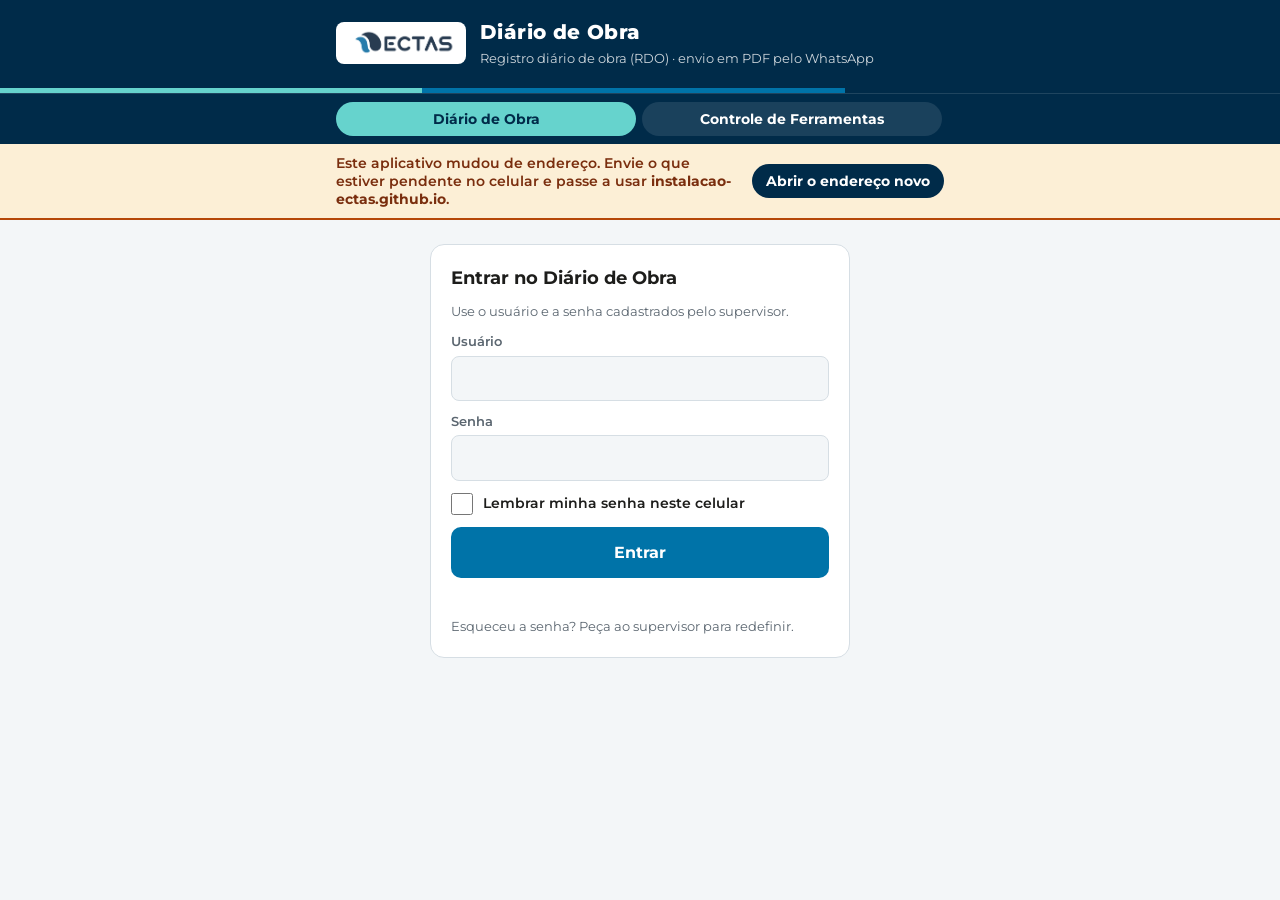
<file: index.html>
<!doctype html>
<html lang="pt-BR">
<head>
<meta charset="utf-8">
<meta name="viewport" content="width=device-width,initial-scale=1,viewport-fit=cover">
<title>Diário de Obra ECTAS</title>
<meta name="theme-color" content="#002B49">
<meta name="apple-mobile-web-app-capable" content="yes">
<meta name="apple-mobile-web-app-title" content="Diário de Obra">
<link rel="manifest" href="manifest.webmanifest">
<link rel="icon" href="icon-192.png">
<link rel="apple-touch-icon" href="icon-192.png">
<link rel="stylesheet" href="https://fonts.googleapis.com/css2?family=Montserrat:wght@300;400;500;600;700;800&display=swap">
<link rel="stylesheet" href="style.css?v=21">
<style>.troca-app{background:#002B49;border-top:1px solid rgba(255,255,255,.12)}.troca-app .troca-wrap{display:flex;gap:6px;padding-block:8px}.troca-app a{flex:1;text-align:center;padding:9px 8px;border-radius:999px;color:#FFFFFF;background:rgba(255,255,255,.10);font:700 13.5px "Montserrat",Arial,sans-serif;text-decoration:none;white-space:nowrap;overflow:hidden;text-overflow:ellipsis;max-width:300px}.troca-app a[aria-current="page"]{background:#66D3CD;color:#002B49}.troca-app a:focus-visible{outline:3px solid #66D3CD;outline-offset:2px}</style>
<style>.mudou{background:#FCEFD6;color:#7A2E0E;border-bottom:2px solid #B54708}.mudou .mw{display:flex;gap:10px;align-items:center;flex-wrap:wrap;padding-block:10px;font:600 14px "Montserrat",Arial,sans-serif}.mudou a{background:#002B49;color:#FFFFFF;border-radius:999px;padding:8px 14px;text-decoration:none;font-weight:700;white-space:nowrap}</style>
</head>
<body>
<header class="band">
  <div class="wrap">
    <div class="logo"><img id="logo" src="logo.png" alt="ECTAS Saneamento"></div>
    <button type="button" class="btn-sair-top" id="b-sair-top" hidden>Sair</button>
    <div>
      <h1>Diário de Obra</h1>
      <p>Registro diário de obra (RDO) · envio em PDF pelo WhatsApp</p>
    </div>
  </div>
  <div class="stripe"></div>
</header>
<nav class="troca-app" aria-label="Escolher aplicativo"><div class="wrap troca-wrap"><a href="./" aria-current="page">Diário de Obra</a><a href="ferramentas/">Controle de Ferramentas</a></div></nav>
<div class="mudou" role="status"><div class="wrap mw"><span style="flex:1;min-width:220px">Este aplicativo mudou de endereço. Envie o que estiver pendente no celular e passe a usar <b>instalacao-ectas.github.io</b>.</span><a href="https://instalacao-ectas.github.io/">Abrir o endereço novo</a></div></div>

<div class="wrap" id="instalar" hidden>
  <div class="instalar-card">
    <img src="icon-192.png" alt="" width="48" height="48">
    <div class="instalar-txt">
      <b>Instale o Diário de Obra no celular</b>
      <span id="instalar-como">Fica com ícone na tela inicial, abre mais rápido e funciona sem internet.</span>
    </div>
    <div class="instalar-acoes">
      <button type="button" class="btn pri" id="b-instalar">Instalar</button>
      <button type="button" class="linkbtn" id="b-instalar-nao">Agora não</button>
    </div>
  </div>
</div>

<div class="wrap" id="v-entrar" hidden style="padding-block:24px">
  <form class="login-app" id="f-entrar" autocomplete="on">
    <h2>Entrar no Diário de Obra</h2>
    <p class="status" style="text-align:left;margin:0" id="l-intro">Use o usuário e a senha cadastrados pelo supervisor.</p>
    <label>Usuário<input id="l-usuario" autocomplete="username" autocapitalize="none" spellcheck="false"></label>
    <label>Senha<input id="l-senha" type="password" autocomplete="current-password"></label>
    <label class="chk-lembrar"><input type="checkbox" id="l-lembrar"> Lembrar minha senha neste celular</label>
    <button type="submit" class="btn pri" id="b-entrar-app">Entrar</button>
    <div class="msg" id="l-msg" role="status"></div>
    <p class="status" style="text-align:left;margin:0">Esqueceu a senha? Peça ao supervisor para redefinir.</p>
    <p style="margin:0" id="l-outro-box" hidden><button type="button" class="linkbtn" id="l-outro">Entrar com outro usuário</button></p>
  </form>
</div>

<nav class="tabs" id="nav-tabs">
  <div class="wrap" role="tablist">
    <button class="tab" role="tab" id="t-novo" aria-selected="true">Novo registro</button>
    <button class="tab" role="tab" id="t-hist" aria-selected="false">Histórico <span id="hist-n"></span></button>
  </div>
</nav>

<main>
<div class="wrap" id="v-painel" hidden style="padding-block:16px 0">
  <section class="painel" aria-live="polite">
    <h2 id="pf-tit">PDF do RDO pronto</h2>
    <p id="pf-info"></p>
    <div class="thumbs" id="pf-thumbs"></div>
    <button type="button" class="btn wa" id="pf-enviar">Enviar PDF no WhatsApp</button>
    <button type="button" class="btn wa" id="pf-fotos">Enviar fotos com o texto</button>
    <ol class="how" id="pf-passos" style="margin:0;padding-left:20px" hidden>
      <li>O PDF foi baixado neste aparelho.</li>
      <li>Toque em <b>Abrir WhatsApp</b>, escolha o grupo da obra.</li>
      <li>No grupo, toque no clipe 📎 &gt; <b>Documento</b> e escolha <b id="pf-nome">RDO…pdf</b>.</li>
    </ol>
    <div class="msg" id="pf-msg" role="status"></div>
    <button type="button" class="btn sec" id="pf-fechar">Concluído</button>
  </section>
</div>

<div class="wrap" id="v-novo">
  <form id="f" autocomplete="off">
    <div style="display:flex;flex-direction:column;gap:14px">
    <fieldset>
      <legend>Identificação</legend>
      <label id="lbl-selobra" hidden>Obra
        <select id="selobra"><option value="">Escolha a obra…</option></select>
      </label>
      <div class="status" id="obra-info" hidden></div>
      <button type="button" class="btn sec" id="b-copiar" hidden>📋 Copiar horário, efetivo e equipamentos do último RDO desta obra</button>
      <div class="row3 ident" id="ident-manual">
        <label>ID<input id="idobra" list="ids" inputmode="numeric" class="num" placeholder="Ex.: 2626"></label>
        <label>Obra<input id="obra" list="obras" required placeholder="Ex.: AQUION"></label>
        <label>Local<input id="local" list="locais" placeholder="Ex.: Poços de Caldas"></label>
      </div>
      <datalist id="ids"></datalist><datalist id="obras"></datalist><datalist id="locais"></datalist>
      <div class="row">
        <label>Data<input id="data" type="date" required class="num"></label>
        <label>Nº do RDO<input id="rdo" type="number" min="1" inputmode="numeric" class="num" placeholder="auto"></label>
      </div>
      <label>Responsável pelo registro<input id="resp" required readonly placeholder="Entre com seu usuário"></label>
      <div class="status" id="perfil-info" hidden style="text-align:left">Conectado como <b id="perfil-nome"></b> · <button type="button" class="linkbtn" id="b-sair-app">Sair</button></div>
      <div class="row">
        <label>Início do expediente<input id="hini" type="time" value="07:00" class="num"></label>
        <label>Fim do expediente<input id="hfim" type="time" value="17:00" class="num"></label>
      </div>
    </fieldset>

    <fieldset>
      <legend>Condições do tempo</legend>
      <div class="clima" data-k="manha"><span class="lbl">Manhã</span><div class="chips"></div></div>
      <div class="clima" data-k="tarde"><span class="lbl">Tarde</span><div class="chips"></div></div>
    </fieldset>

    <fieldset>
      <legend>Mão de obra (efetivo)</legend>
      <div class="row3 efetivo">
        <label>Líder<input id="m_lid" type="number" min="0" inputmode="numeric" class="num" placeholder="0"></label>
        <label>Montador<input id="m_mon" type="number" min="0" inputmode="numeric" class="num" placeholder="0"></label>
        <label>Auxiliar<input id="m_aux" type="number" min="0" inputmode="numeric" class="num" placeholder="0"></label>
        <label>Outros<input id="m_out" type="number" min="0" inputmode="numeric" class="num" placeholder="0"></label>
      </div>
      <div class="total">Total no dia: <b class="num" id="mtot">0</b> pessoas</div>
    </fieldset>

    <fieldset>
      <legend>Serviços do dia</legend>
      <label>Atividades executadas<textarea id="ativ" required placeholder="Uma atividade por linha. Ex.: Escavação da vala trecho PV-12 a PV-15 (40 m)"></textarea></label>
      <label>Equipamentos utilizados<textarea id="equip" style="min-height:60px" placeholder="Ex.: Retroescavadeira, compactador de solo"></textarea></label>
      <label>Materiais recebidos<textarea id="mat" style="min-height:60px" placeholder="Ex.: 20 tubos PEAD DN 200 (NF 1234)"></textarea></label>
    </fieldset>

    <fieldset>
      <legend>Fotos do dia</legend>
      <div class="fotos" id="fotos"></div>
      <div class="foto-add">
        <label class="btn pri" for="cam">📷 Tirar foto</label>
        <label class="btn sec" for="gal">🖼️ Da galeria</label>
      </div>
      <input id="cam" type="file" accept="image/*" capture="environment" hidden>
      <input id="gal" type="file" accept="image/*" multiple hidden>
      <div class="total" id="foto-info">Tire as fotos e escreva a legenda de cada uma (local, serviço, estaca ou trecho).</div>
    </fieldset>

    <fieldset>
      <legend>Ocorrências</legend>
      <label>Problemas, paralisações, acidentes, visitas<textarea id="ocor" style="min-height:60px" placeholder="Deixe em branco se não houve"></textarea></label>
      <label>Observações<textarea id="obs" style="min-height:60px"></textarea></label>
    </fieldset>

    <fieldset id="fs-ass">
      <legend>Assinatura do encarregado</legend>
      <div class="ass-box" id="ass-box">
        <canvas id="ass-canvas" aria-label="Campo para assinar com o dedo"></canvas>
        <span class="ass-dica" id="ass-dica">Assine aqui com o dedo</span>
      </div>
      <div class="ass-nome"><b id="ass-nome">—</b><span>Responsável pela obra (encarregado)</span></div>
      <button type="button" class="linkbtn" id="b-ass-limpar" style="align-self:flex-start">Apagar assinatura e assinar de novo</button>
    </fieldset>

    <div class="actions">
      <button type="button" class="btn wa" id="b-wa">
        <svg width="20" height="20" viewBox="0 0 24 24" aria-hidden="true"><path fill="currentColor" d="M12 2a10 10 0 0 0-8.6 15.1L2 22l5-1.3A10 10 0 1 0 12 2Zm0 18.2a8.2 8.2 0 0 1-4.2-1.2l-.3-.2-3 .8.8-2.9-.2-.3A8.2 8.2 0 1 1 12 20.2Zm4.5-6.1c-.2-.1-1.5-.7-1.7-.8-.2-.1-.4-.1-.6.1l-.8 1c-.1.2-.3.2-.5.1a6.7 6.7 0 0 1-3.3-2.9c-.3-.4.3-.4.7-1.3.1-.2 0-.3 0-.4l-.8-1.8c-.2-.5-.4-.4-.6-.4h-.5a1 1 0 0 0-.7.3 3 3 0 0 0-.9 2.2 5.1 5.1 0 0 0 1.1 2.7 11.7 11.7 0 0 0 4.5 4c1.7.7 2.3.8 3.2.6.5-.1 1.5-.6 1.7-1.2.2-.6.2-1.1.1-1.2l-.4-.3Z"/></svg>
        Salvar e enviar PDF no WhatsApp
      </button>
      <button type="button" class="btn wa" id="b-word">Salvar e enviar Word no WhatsApp</button>
      <button type="button" class="btn wa" id="b-fotos">Salvar e enviar fotos com o texto</button>
      <div class="split">
        <button type="button" class="btn sec" id="b-save">💾 Só salvar</button>
        <button type="button" class="btn sec" id="b-txt">Enviar só texto</button>
      </div>
      <button type="button" class="btn sec" id="b-limpar">Limpar formulário</button>
      <div class="msg" id="msg" role="status"></div>
    </div>
    </div>
  </form>

  <div class="how">
    <b>Como enviar o RDO</b>
    <ol>
      <li>Preencha o dia, tire as fotos e escreva a legenda de cada uma.</li>
      <li>Toque em <b>Salvar e enviar PDF no WhatsApp</b>.</li>
      <li>Na tela de compartilhar, escolha <b>WhatsApp</b> e o grupo da obra. O PDF chega com as fotos e legendas. Para editar depois no computador, use <b>Salvar e enviar Word</b>.</li>
      <li>Prefere as fotos soltas na conversa? Use <b>Salvar e enviar fotos com o texto</b>: as fotos chegam no grupo com o texto do RDO como legenda.</li>
    </ol>
    <p class="status">Os registros ficam guardados neste celular e funcionam sem internet. O PDF enviado no grupo é a cópia da equipe.</p>
    <p class="status"><button type="button" class="linkbtn" id="b-instalar-rodape" hidden>📲 Instalar o aplicativo no celular</button></p>
    <p class="status" id="versao"></p>
    <p class="status"><a href="supervisor.html">Painel do supervisor</a></p>
  </div>
</div>

<div class="wrap" id="v-hist" hidden>
  <div class="filter">
    <select id="fobra" aria-label="Filtrar por obra"><option value="">Todas as obras</option></select>
  </div>
  <div class="split">
    <button type="button" class="btn pri" id="b-xlsx">Planilha Excel</button>
    <button type="button" class="btn pri" id="b-pdfs">PDF de todos</button>
  </div>
  <div class="msg" id="msg-exp" role="status"></div>
  <div class="notice instalar" id="sync-st" hidden><span></span><button type="button" class="btn pri" id="b-sync">Enviar agora</button></div>
  <p class="status" style="text-align:left;margin:0">O histórico mostra os RDOs das <b>últimas 48 horas</b>. Só quem registrou (usuário logado) pode editar ou excluir, e só nesse prazo. Os RDOs mais antigos ficam guardados com o supervisor.</p>
  <div class="list" id="lista">
    <div class="empty">Nenhum RDO salvo neste celular ainda. Preencha a aba <b>Novo registro</b>; os diários aparecem aqui, do mais recente para o mais antigo.</div>
  </div>
</div>
</main>

<script src="lib/jspdf.umd.min.js"></script>
<script src="config.js?v=8"></script>
<script src="app.js?v=21"></script>
</body>
</html>
</file>
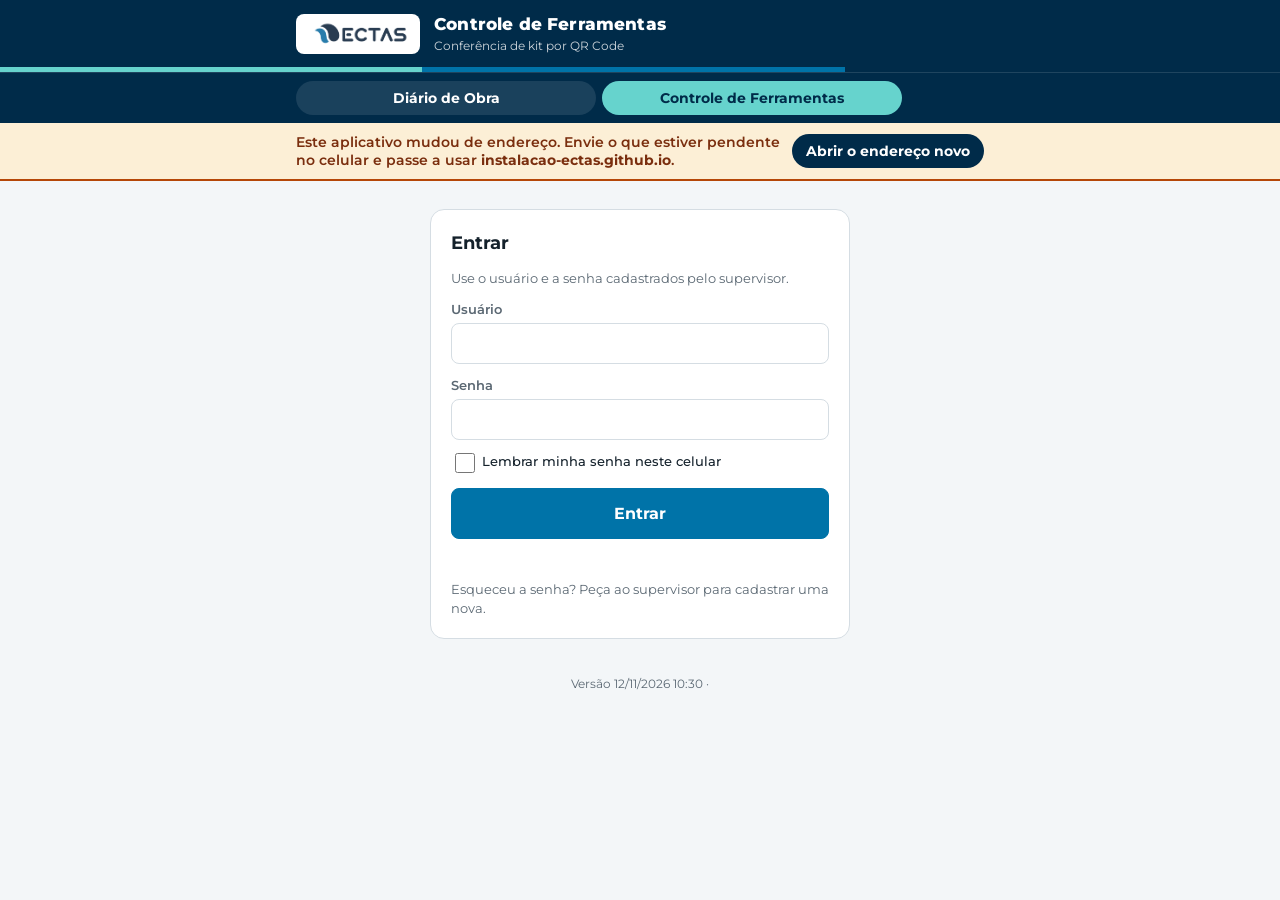
<file: ferramentas/index.html>
<!doctype html>
<html lang="pt-BR">
<head>
<meta charset="utf-8">
<meta name="viewport" content="width=device-width,initial-scale=1,viewport-fit=cover">
<title>Controle de Ferramentas ECTAS</title>
<meta name="theme-color" content="#002B49">
<meta name="apple-mobile-web-app-capable" content="yes">
<meta name="apple-mobile-web-app-title" content="Ferramentas">
<link rel="manifest" href="manifest.webmanifest">
<link rel="icon" href="icon-192.png">
<link rel="apple-touch-icon" href="icon-192.png">
<link rel="stylesheet" href="https://fonts.googleapis.com/css2?family=Montserrat:wght@400;500;600;700;800&display=swap">
<link rel="stylesheet" href="style.css?v=1">
<style>.troca-app{background:#002B49;border-top:1px solid rgba(255,255,255,.12)}.troca-app .troca-wrap{display:flex;gap:6px;padding-block:8px}.troca-app a{flex:1;text-align:center;padding:9px 8px;border-radius:999px;color:#FFFFFF;background:rgba(255,255,255,.10);font:700 13.5px "Montserrat",Arial,sans-serif;text-decoration:none;white-space:nowrap;overflow:hidden;text-overflow:ellipsis;max-width:300px}.troca-app a[aria-current="page"]{background:#66D3CD;color:#002B49}.troca-app a:focus-visible{outline:3px solid #66D3CD;outline-offset:2px}</style>
<style>.mudou{background:#FCEFD6;color:#7A2E0E;border-bottom:2px solid #B54708}.mudou .mw{display:flex;gap:10px;align-items:center;flex-wrap:wrap;padding-block:10px;font:600 14px "Montserrat",Arial,sans-serif}.mudou a{background:#002B49;color:#FFFFFF;border-radius:999px;padding:8px 14px;text-decoration:none;font-weight:700;white-space:nowrap}</style>
</head>
<body>
<header class="band">
  <div class="wrap">
    <div class="logo"><img src="../logo.png" alt="ECTAS Saneamento"></div>
    <div class="apptitle"><h1>Controle de Ferramentas</h1><p id="sub">Conferência de kit por QR Code</p></div>
    <button type="button" class="btn-top" id="b-sair" hidden>Sair</button>
  </div>
  <div class="stripe"></div>
</header>
<nav class="troca-app" aria-label="Escolher aplicativo"><div class="wrap troca-wrap"><a href="../">Diário de Obra</a><a href="./" aria-current="page">Controle de Ferramentas</a></div></nav>
<div class="mudou" role="status"><div class="wrap mw"><span style="flex:1;min-width:220px">Este aplicativo mudou de endereço. Envie o que estiver pendente no celular e passe a usar <b>instalacao-ectas.github.io</b>.</span><a href="https://instalacao-ectas.github.io/ferramentas/">Abrir o endereço novo</a></div></div>

<div class="wrap" id="instalar" hidden>
  <div class="instalar-card">
    <img src="icon-192.png" alt="">
    <div class="t"><b>Instale o Controle de Ferramentas no celular</b><span id="instalar-como">Fica com ícone na tela inicial, abre mais rápido e funciona sem internet.</span></div>
    <button type="button" class="btn primary small" id="b-instalar">Instalar</button>
    <button type="button" class="linkbtn" id="b-instalar-nao">Agora não</button>
  </div>
</div>

<div class="wrap" id="v-entrar" hidden>
  <form class="login" id="f-entrar" autocomplete="on">
    <h2>Entrar</h2>
    <p class="mini" style="margin:0" id="l-intro">Use o usuário e a senha cadastrados pelo supervisor.</p>
    <label>Usuário<input id="l-usuario" autocomplete="username" autocapitalize="none" spellcheck="false"></label>
    <label>Senha<input id="l-senha" type="password" autocomplete="current-password"></label>
    <label class="check"><input type="checkbox" id="l-lembrar"> Lembrar minha senha neste celular</label>
    <button type="submit" class="btn primary big" id="b-entrar">Entrar</button>
    <div class="msg" id="l-msg" role="status"></div>
    <p class="mini" style="margin:0">Esqueceu a senha? Peça ao supervisor para cadastrar uma nova.</p>
    <p style="margin:0" id="l-outro-box" hidden><button type="button" class="linkbtn" id="l-outro">Entrar com outro usuário</button></p>
  </form>
</div>

<nav class="tabs" id="nav" hidden><div class="wrap" role="tablist">
  <button role="tab" data-tab="conferir" aria-selected="true">Conferir kit</button>
  <button role="tab" data-tab="ocorrencia" aria-selected="false">Ocorrência / pedido</button>
  <button role="tab" data-tab="meus" aria-selected="false">Meus registros <span id="fila-n"></span></button>
</div></nav>

<main class="wrap" id="main" hidden></main>
<div id="stickyHost"></div>

<div class="scanner" id="scanner" hidden>
  <video id="sc-video" playsinline muted></video>
  <div class="mira" id="sc-mira"></div>
  <div class="topo"><b style="flex:1" id="sc-titulo">Aponte para a etiqueta</b><button type="button" class="btn small" id="sc-luz" hidden>Lanterna</button></div>
  <div class="base">
    <div class="ultimo" id="sc-ultimo" role="status" aria-live="polite">Leitura contínua: passe as etiquetas uma a uma.</div>
    <div class="mini" style="color:#9AB0C0" id="sc-conta"></div>
    <div class="row"><button type="button" class="btn" id="sc-foto">Usar foto</button><span class="spacer"></span><button type="button" class="btn primary" id="sc-fechar">Concluir leitura</button></div>
  </div>
</div>
<input type="file" accept="image/*" capture="environment" id="sc-file" hidden>

<div id="toast" class="toast" hidden></div>
<footer class="rod wrap"><span id="versao"></span> · <button type="button" class="linkbtn" id="b-instalar-rodape" hidden>Instalar o aplicativo no celular</button></footer>

<script src="config.js?v=2"></script>
<script src="app.js?v=1" defer></script>
</body>
</html>
</file>
<file: style.css>
:root{
  --marinho:#002B49; --azul:#0073A8; --teal:#66D3CD;
  --bg:#F3F6F8; --surface:#FFFFFF; --fg:#1D1D1B; --muted:#5B6670; --line:#D6DEE4;
  --head:#002B49; --head-fg:#FFFFFF; --accent:#0073A8; --accent-fg:#FFFFFF; --chip:#E8F1F6;
  --wa:#1F9D55; --danger:#B42318; --ok-bg:#E3F6F4;
  --font:"Montserrat",Arial,Helvetica,sans-serif;
}
@media (prefers-color-scheme: dark){:root:not([data-theme="light"]){
  --bg:#0B1A26; --surface:#11273A; --fg:#E7EEF3; --muted:#9DB0BF; --line:#24425A;
  --head:#00203A; --head-fg:#FFFFFF; --accent:#66D3CD; --accent-fg:#002B49; --chip:#183650;
  --wa:#2FBF6B; --danger:#F07167; --ok-bg:#123A3C; color-scheme:dark}}
:root[data-theme="dark"]{
  --bg:#0B1A26; --surface:#11273A; --fg:#E7EEF3; --muted:#9DB0BF; --line:#24425A;
  --head:#00203A; --head-fg:#FFFFFF; --accent:#66D3CD; --accent-fg:#002B49; --chip:#183650;
  --wa:#2FBF6B; --danger:#F07167; --ok-bg:#123A3C; color-scheme:dark}
*{box-sizing:border-box}
body{background:var(--bg);color:var(--fg);font-family:var(--font);font-size:15px;line-height:1.45;font-weight:400}
body::before{content:"";position:fixed;inset:0 0 auto;height:env(safe-area-inset-top,0px);z-index:10;background:var(--head)}
.band{background:var(--head);color:var(--head-fg)}
.wrap{max-width:640px;margin:0 auto;padding-left:max(16px,env(safe-area-inset-left,0px));padding-right:max(16px,env(safe-area-inset-right,0px))}
header .wrap{padding-block:18px 20px;display:flex;align-items:center;gap:14px;flex-wrap:wrap}
.logo{background:#FFFFFF;border-radius:8px;padding:6px 10px;display:flex}
.logo img{width:110px;height:auto;display:block}
header h1{margin:0;font-size:1.25rem;font-weight:800;letter-spacing:.02em;text-wrap:balance}
header p{margin:2px 0 0;font-size:.82rem;opacity:.8}
.stripe{height:5px;background:linear-gradient(90deg,var(--teal) 0 33%,var(--azul) 33% 66%,var(--marinho) 66%)}
.tabs{position:sticky;top:env(safe-area-inset-top,0px);z-index:5;background:var(--bg);border-bottom:1px solid var(--line)}
.tabs .wrap{display:flex;gap:4px;padding-block:8px}
.tab{flex:1;font:inherit;font-weight:600;font-size:.9rem;border:0;border-radius:8px;padding:10px;background:transparent;color:var(--muted);cursor:pointer}
.tab[aria-selected="true"]{background:var(--surface);color:var(--fg);box-shadow:0 1px 2px rgba(0,0,0,.08)}
main .wrap{padding-block:16px 40px;display:flex;flex-direction:column;gap:14px}
.notice{font-size:.85rem;background:var(--ok-bg);border-radius:10px;padding:10px 12px}
.notice.warn{background:var(--chip);border:1px solid var(--line)}
fieldset{border:1px solid var(--line);background:var(--surface);border-radius:12px;margin:0;padding:14px;display:flex;flex-direction:column;gap:12px;min-width:0}
legend{font-weight:700;font-size:.72rem;letter-spacing:.09em;text-transform:uppercase;color:var(--accent);padding:0 6px}
.row{display:grid;grid-template-columns:1fr 1fr;gap:10px}
.row3{display:grid;grid-template-columns:repeat(3,1fr);gap:10px}
@media (max-width:420px){.row3{grid-template-columns:1fr 1fr}}
label{display:flex;flex-direction:column;gap:4px;font-size:.8rem;font-weight:600;color:var(--muted);min-width:0}
input,textarea,select{font:inherit;font-size:16px;color:var(--fg);background:var(--bg);border:1px solid var(--line);border-radius:8px;padding:10px;width:100%;min-width:0}
textarea{min-height:88px;resize:vertical}
input:focus,textarea:focus,button:focus-visible{outline:2px solid var(--accent);outline-offset:1px}
.num{font-variant-numeric:tabular-nums}
.clima{display:flex;flex-direction:column;gap:8px}
.clima .lbl{font-size:.8rem;font-weight:600;color:var(--muted)}
.chips{display:flex;flex-wrap:wrap;gap:6px}
.chip{font:inherit;font-size:.82rem;font-weight:500;border:1px solid var(--line);background:var(--chip);color:var(--fg);border-radius:999px;padding:7px 12px;cursor:pointer}
.chip[aria-pressed="true"]{background:var(--accent);color:var(--accent-fg);border-color:var(--accent);font-weight:700}
.total{font-size:.85rem;color:var(--muted)}
.total b{color:var(--fg)}
.actions{display:flex;flex-direction:column;gap:8px}
.btn{font:inherit;font-weight:700;font-size:1rem;border:0;border-radius:10px;padding:14px;cursor:pointer;display:flex;align-items:center;justify-content:center;gap:8px;text-decoration:none}
.btn.wa{background:var(--wa);color:#FFFFFF}
.btn.pri{background:var(--accent);color:var(--accent-fg)}
.btn.sec{background:transparent;color:var(--fg);border:1px solid var(--line);font-weight:600;font-size:.9rem;padding:10px}
.btn[disabled]{opacity:.5;cursor:default}
.split{display:grid;grid-template-columns:1fr 1fr;gap:8px}
.msg{font-size:.85rem;min-height:1.2em;text-align:center}
.msg.err{color:var(--danger)}
details.prev{background:var(--surface);border:1px dashed var(--line);border-radius:12px;padding:10px 14px}
details.prev summary{cursor:pointer;font-weight:600;font-size:.85rem}
pre.txt{white-space:pre-wrap;word-break:break-word;font-family:var(--font);font-size:.85rem;margin:10px 0 0}
.filter{display:flex;gap:8px}
.list{display:flex;flex-direction:column;gap:10px}
.entry{background:var(--surface);border:1px solid var(--line);border-radius:12px;padding:12px 14px;display:flex;flex-direction:column;gap:6px;min-width:0}
.entry .top{display:flex;justify-content:space-between;gap:10px;align-items:baseline}
.entry h3{margin:0;font-size:.98rem;font-weight:700;min-width:0;overflow-wrap:anywhere}
.entry .rdo{font-size:.72rem;font-weight:700;letter-spacing:.06em;color:var(--accent);white-space:nowrap}
.entry .meta{font-size:.8rem;color:var(--muted)}
.entry .body{font-size:.88rem;overflow-wrap:anywhere}
.entry .tools{display:flex;gap:6px;flex-wrap:wrap}
.entry .tools .btn{padding:8px 12px;font-size:.82rem}
.pill{display:inline-block;font-size:.72rem;font-weight:700;border-radius:999px;padding:2px 8px;background:var(--chip)}
.pill.alert{background:var(--danger);color:#FFFFFF}
.empty{text-align:center;color:var(--muted);font-size:.9rem;padding:28px 12px;border:1px dashed var(--line);border-radius:12px}
.fotos{display:grid;grid-template-columns:repeat(auto-fill,minmax(150px,1fr));gap:10px}
.foto{display:flex;flex-direction:column;gap:6px;min-width:0;border:1px solid var(--line);border-radius:10px;padding:6px;background:var(--bg)}
.foto .img{position:relative;aspect-ratio:4/3;max-width:100%;border-radius:6px;overflow:hidden;background:var(--chip)}
.foto img{width:100%;height:100%;object-fit:cover;display:block}
.foto .st{position:absolute;left:6px;top:6px;font-size:.68rem;font-weight:700;border-radius:999px;padding:2px 8px;background:rgba(0,43,73,.85);color:#FFFFFF}
.foto .n{position:absolute;right:6px;top:6px;font-size:.72rem;font-weight:800;border-radius:999px;width:22px;height:22px;display:grid;place-items:center;background:#FFFFFF;color:#002B49}
.foto textarea{min-height:58px;font-size:15px;padding:8px}
.foto .ft{display:flex;gap:6px}
.foto .ft .btn{flex:1;padding:7px;font-size:.78rem}
.foto-add{display:grid;grid-template-columns:1fr 1fr;gap:8px}
.foto-add label{flex-direction:row;font-size:.95rem;color:inherit}
.thumbs{display:flex;gap:6px;overflow-x:auto;padding-bottom:2px}
.thumbs figure{margin:0;flex:0 0 auto;width:96px}
.thumbs img{width:96px;height:72px;object-fit:cover;border-radius:6px;display:block;background:var(--chip)}
.thumbs figcaption{font-size:.7rem;color:var(--muted);overflow:hidden;text-overflow:ellipsis;white-space:nowrap}
.painel{background:var(--surface);border:2px solid var(--wa);border-radius:14px;padding:14px;display:flex;flex-direction:column;gap:10px}
.painel h2{margin:0;font-size:1rem;font-weight:800}
.painel p{margin:0;font-size:.85rem;color:var(--muted)}
.how{font-size:.85rem;color:var(--muted)}
.how ol{margin:6px 0 0;padding-left:20px}
@media (prefers-reduced-motion:reduce){*{transition:none!important}}
html{-webkit-text-size-adjust:100%}
body{margin:0;padding-bottom:env(safe-area-inset-bottom,0px)}
img{max-width:100%}
[hidden]{display:none!important}
.instalar{display:flex;gap:10px;align-items:center;justify-content:space-between;flex-wrap:wrap}
.instalar .btn{padding:8px 14px;font-size:.85rem}
.status{font-size:.8rem;color:var(--muted);text-align:center}
.ident{grid-template-columns:minmax(0,.7fr) minmax(0,1.2fr) minmax(0,1.1fr)}
@media (max-width:420px){.ident{grid-template-columns:minmax(0,.8fr) minmax(0,1.2fr)}.ident label:last-child{grid-column:1/-1}}
.row3.efetivo{grid-template-columns:repeat(4,minmax(0,1fr))}
@media (max-width:420px){.row3.efetivo{grid-template-columns:repeat(2,minmax(0,1fr))}}
.pill.ok{background:var(--ok-bg);color:var(--fg)}
.status a{color:var(--accent)}
.linkbtn{color:var(--accent);font-weight:600;font-size:.85rem;background:none;border:0;cursor:pointer;font-family:inherit;padding:0;text-decoration:underline}
.login-app{max-width:420px;margin:0 auto;background:var(--surface);border:1px solid var(--line);border-radius:14px;padding:20px;display:flex;flex-direction:column;gap:12px}
.login-app h2{margin:0;font-size:1.1rem}
header .wrap{position:relative}
.btn-sair-top{position:absolute;top:18px;right:max(16px,env(safe-area-inset-right,0px));font:inherit;font-weight:700;font-size:.85rem;color:var(--head-fg);background:rgba(255,255,255,.12);border:1px solid rgba(255,255,255,.45);border-radius:8px;padding:8px 14px;cursor:pointer;max-width:55%;text-align:center}
.btn-sair-top:hover{background:rgba(255,255,255,.22)}
.btn-sair-top.alerta{background:#B3261E;border-color:#B3261E;color:#fff}
.login-app input[readonly]{background:var(--bg);color:var(--muted)}
.chk-lembrar{display:flex;align-items:center;gap:10px;font-weight:600;font-size:.9rem;color:var(--fg,inherit);cursor:pointer}
.chk-lembrar input{width:22px;height:22px;margin:0;accent-color:var(--accent);flex:none}
.login-app label.chk-lembrar{display:flex;flex-direction:row;align-items:center;justify-content:flex-start;gap:10px;text-align:left}
.login-app label.chk-lembrar input{width:22px;height:22px;min-height:0;padding:0;margin:0}
.recusado{font-size:.85rem;color:#B3261E;line-height:1.4}
.ass-box{position:relative;border:1.5px dashed var(--line);border-radius:10px;background:#fff;height:170px;touch-action:none}
.ass-box canvas{position:absolute;inset:0;width:100%;height:100%;display:block;touch-action:none;cursor:crosshair}
.ass-dica{position:absolute;left:0;right:0;top:50%;transform:translateY(-50%);text-align:center;color:#9AA5AE;font-size:.95rem;pointer-events:none}
.ass-box.err{border-color:#B3261E}
.ass-nome{display:flex;flex-direction:column;align-items:center;border-top:1px solid var(--fg);margin:0 12%;padding-top:4px;text-align:center}
.ass-nome b{font-size:.95rem}
.ass-nome span{font-size:.78rem;color:var(--muted)}
#b-copiar{white-space:normal;text-align:left}
#instalar{padding-top:12px}
.instalar-card{display:flex;align-items:center;gap:12px;flex-wrap:wrap;background:var(--surface);border:1.5px solid var(--accent);border-radius:12px;padding:12px 14px}
.instalar-card img{border-radius:10px;flex:none}
.instalar-txt{flex:1 1 180px;display:flex;flex-direction:column;gap:2px;min-width:0}
.instalar-txt>b{font-size:.95rem}
.instalar-txt span{font-size:.82rem;color:var(--muted);line-height:1.4}
.instalar-acoes{display:flex;align-items:center;gap:14px;margin-left:auto}
.instalar-acoes .btn{padding:10px 18px;font-size:.95rem}
.instalar-txt span b{font-size:inherit;color:var(--fg)}
.linkbtn.perigo,.btn.perigo{color:#B3261E}
.btn.perigo{border-color:#B3261E}
.acoes-obra{white-space:nowrap}
.acoes-obra .linkbtn+.linkbtn{margin-left:14px}
.confirmar-exclusao{background:#B3261E !important;color:#fff !important;border-color:#B3261E !important;border-radius:6px;padding:2px 8px;text-decoration:none}
.btn.confirmar-exclusao{padding:14px}
.topo-botoes{display:flex;gap:10px;flex-wrap:wrap;align-items:center}
.btn.perigo-cheio{background:#B3261E;color:#fff}
.btn.perigo-cheio:disabled{opacity:.45;cursor:not-allowed}
.barra-excluir{display:flex;justify-content:space-between;align-items:center;gap:12px;flex-wrap:wrap;border:1.5px solid #B3261E;border-radius:10px;padding:10px 14px;font-size:.9rem}
#tab-cad-obras tr.marcada td{background:rgba(179,38,30,.08)}
.col-sel{width:36px;text-align:center}
.col-sel input{width:20px;height:20px;accent-color:#B3261E}
@media (max-width:640px){
  #tab-cad-obras thead{display:none}
  #tab-cad-obras,#tab-cad-obras tbody,#tab-cad-obras tr,#tab-cad-obras td{display:block;width:auto}
  #tab-cad-obras tr{border:1px solid var(--line);border-radius:10px;padding:8px 12px;margin-bottom:10px;position:relative}
  #tab-cad-obras td{border:0;padding:3px 0}
  #tab-cad-obras td[data-l]::before{content:attr(data-l) ": ";font-weight:600;color:var(--muted);font-size:.8rem}
  #tab-cad-obras td.col-sel{position:absolute;right:10px;top:10px;width:auto}
  #tab-cad-obras td.acoes-obra{padding-top:8px}
  #tab-cad-obras tr.marcada{background:rgba(179,38,30,.08);border-color:#B3261E}
  #tab-cad-obras tr.marcada td{background:none}
}
#tab-rdo tr.marcada td,#tab-res tr.marcada td{background:rgba(179,38,30,.08)}
#tab-rdo .col-sel,#tab-res .col-sel{cursor:pointer}
</file>
<file: ferramentas/style.css>
/* Controle de Ferramentas ECTAS: app do técnico (uma coluna, celular) e painel do supervisor (largo) */
:root{
  --marinho:#002B49; --azul:#0073A8; --teal:#66D3CD;
  --bg:#F3F6F8; --surface:#FFFFFF; --surface-2:#E9EEF2; --line:#D5DDE3;
  --fg:#14212B; --muted:#5B6873; --accent:#0073A8; --accent-fg:#FFFFFF;
  --head:#002B49; --head-fg:#FFFFFF; --sel:#002B49; --sel-fg:#FFFFFF;
  --ok:#1E7F4F; --ok-bg:#E3F3EA; --warn:#9A5B00; --warn-bg:#FCEFD6; --bad:#B42318; --bad-bg:#FCE5E2; --info:#0073A8; --info-bg:#E0F0F8;
  --font:"Montserrat",Arial,Helvetica,sans-serif; --mono:ui-monospace,"SFMono-Regular",Consolas,"Roboto Mono",monospace;
  --r:10px;
  color-scheme:light;
}
@media (prefers-color-scheme:dark){:root:not([data-theme="light"]){
  --bg:#0B1620; --surface:#122230; --surface-2:#1A2E3F; --line:#27415A;
  --fg:#E6EEF4; --muted:#9AB0C0; --accent:#3FA3D6; --accent-fg:#04131D;
  --head:#061A2B; --head-fg:#E6EEF4; --sel:#66D3CD; --sel-fg:#04131D;
  --ok:#5ED39A; --ok-bg:#143326; --warn:#F2B552; --warn-bg:#3A2A10; --bad:#FF8A7E; --bad-bg:#3D1A17; --info:#7CC4EA; --info-bg:#112F42;
  color-scheme:dark}}
:root[data-theme="dark"]{
  --bg:#0B1620; --surface:#122230; --surface-2:#1A2E3F; --line:#27415A;
  --fg:#E6EEF4; --muted:#9AB0C0; --accent:#3FA3D6; --accent-fg:#04131D;
  --head:#061A2B; --head-fg:#E6EEF4; --sel:#66D3CD; --sel-fg:#04131D;
  --ok:#5ED39A; --ok-bg:#143326; --warn:#F2B552; --warn-bg:#3A2A10; --bad:#FF8A7E; --bad-bg:#3D1A17; --info:#7CC4EA; --info-bg:#112F42;
  color-scheme:dark}
*{box-sizing:border-box}
html{padding-top:env(safe-area-inset-top,0px)}
body{margin:0;background:var(--bg);color:var(--fg);font-family:var(--font);font-size:15px;line-height:1.45;-webkit-text-size-adjust:100%}
body::before{content:"";position:fixed;inset:0 0 auto;height:env(safe-area-inset-top,0px);z-index:30;background:var(--head)}
[hidden]{display:none!important}
img{max-width:100%}
.wrap{max-width:720px;margin:0 auto;padding-left:max(16px,env(safe-area-inset-left,0px));padding-right:max(16px,env(safe-area-inset-right,0px))}
.wide{max-width:1180px}
header.band{background:var(--head);color:var(--head-fg)}
header.band .wrap{display:flex;align-items:center;gap:14px;flex-wrap:wrap;padding-block:12px}
.logo{background:#FFFFFF;border-radius:8px;padding:6px 10px;display:flex}
.logo img{width:104px;height:auto;display:block}
.apptitle{flex:1;min-width:150px}
.apptitle h1{margin:0;font-size:1.05rem;font-weight:800;letter-spacing:.01em}
.apptitle p{margin:1px 0 0;font-size:.78rem;opacity:.8}
.btn-top{border:1px solid rgba(255,255,255,.35);background:transparent;color:var(--head-fg);font:600 13px var(--font);border-radius:999px;padding:7px 14px;cursor:pointer}
.btn-top.alerta{background:#B42318;border-color:#B42318;color:#FFFFFF}
.stripe{height:5px;background:linear-gradient(90deg,var(--teal) 0 33%,var(--azul) 33% 66%,var(--marinho) 66%)}
.tabs{position:sticky;top:env(safe-area-inset-top,0px);z-index:12;background:var(--surface);border-bottom:1px solid var(--line)}
.tabs .wrap{display:flex;gap:2px;overflow-x:auto}
.tabs button{border:0;background:none;font:600 13.5px var(--font);color:var(--muted);padding:13px 12px 11px;border-bottom:3px solid transparent;cursor:pointer;white-space:nowrap}
.tabs button[aria-selected="true"]{color:var(--fg);border-bottom-color:var(--teal)}
.tabs .count{display:inline-block;min-width:20px;padding:0 6px;margin-left:6px;border-radius:999px;background:var(--bad-bg);color:var(--bad);font-size:11.5px;line-height:18px;text-align:center}
main{padding-block:18px 120px}
h2{font-size:1.15rem;font-weight:700;margin:0 0 4px;text-wrap:balance}
h3{font-size:.98rem;font-weight:700;margin:0}
.lead{color:var(--muted);margin:0 0 6px;max-width:65ch}
.stack{display:flex;flex-direction:column;gap:16px}
.grid{display:grid;gap:14px;grid-template-columns:repeat(auto-fill,minmax(250px,1fr))}
.card{background:var(--surface);border:1px solid var(--line);border-radius:var(--r);padding:16px;min-width:0}
.label{font-size:11px;font-weight:700;letter-spacing:.08em;text-transform:uppercase;color:var(--muted)}
.field{display:flex;flex-direction:column;gap:5px;min-width:0}
.fields{display:grid;gap:12px;grid-template-columns:repeat(auto-fit,minmax(200px,1fr))}
label.field{font-size:.8rem;font-weight:600;color:var(--muted)}
input,select,textarea{font:500 16px var(--font);color:var(--fg);background:var(--surface);border:1px solid var(--line);border-radius:8px;padding:10px 11px;width:100%;min-width:0}
textarea{min-height:80px;resize:vertical}
input:focus-visible,select:focus-visible,textarea:focus-visible,button:focus-visible{outline:3px solid var(--teal);outline-offset:1px}
.btn{font:700 14px var(--font);border-radius:8px;padding:11px 16px;border:1px solid var(--line);background:var(--surface);color:var(--fg);cursor:pointer;display:inline-flex;align-items:center;gap:8px;justify-content:center;text-decoration:none}
.btn.primary{background:var(--accent);border-color:var(--accent);color:var(--accent-fg)}
.btn.ok{background:var(--ok);border-color:var(--ok);color:var(--surface)}
.btn.bad{color:var(--bad);border-color:var(--bad)}
.btn.big{padding:15px 18px;font-size:16px}
.btn.small{padding:7px 11px;font-size:13px}
.btn:disabled{opacity:.5;cursor:not-allowed}
.linkbtn{border:0;background:none;color:var(--accent);font:600 13px var(--font);cursor:pointer;padding:2px 4px;text-decoration:underline}
.row{display:flex;gap:10px;flex-wrap:wrap;align-items:center}
.spacer{flex:1}
.mini{font-size:13px;color:var(--muted)}
.chip{display:inline-flex;align-items:center;gap:6px;font-size:12px;font-weight:700;padding:3px 9px;border-radius:999px;white-space:nowrap}
.chip::before{content:"";width:7px;height:7px;border-radius:50%;background:currentColor}
.c-ok{background:var(--ok-bg);color:var(--ok)} .c-warn{background:var(--warn-bg);color:var(--warn)} .c-bad{background:var(--bad-bg);color:var(--bad)} .c-info{background:var(--info-bg);color:var(--info)} .c-mute{background:var(--surface-2);color:var(--muted)}
.kpis{display:grid;gap:12px;grid-template-columns:repeat(auto-fit,minmax(160px,1fr))}
.kpi{background:var(--surface);border:1px solid var(--line);border-radius:var(--r);padding:14px 16px}
.kpi b{display:block;font-size:30px;font-weight:800;font-variant-numeric:tabular-nums;line-height:1.1;margin-top:4px}
.kpi.alert b{color:var(--bad)}
.kitpick{display:grid;gap:10px;grid-template-columns:repeat(auto-fill,minmax(150px,1fr))}
.kitpick button{text-align:left;border:2px solid var(--line);background:var(--surface);border-radius:var(--r);padding:12px;cursor:pointer;font:inherit;color:inherit}
.kitpick button[aria-pressed="true"]{border-color:var(--accent);background:var(--info-bg)}
.kitpick b{display:block;font-size:16px}
.kitpick span{font-size:12.5px;color:var(--muted)}
.seg{display:flex;flex-wrap:wrap;gap:6px}
.seg button{font:600 13px var(--font);border:1px solid var(--line);background:var(--surface);color:var(--fg);padding:8px 12px;border-radius:999px;cursor:pointer}
.seg button[aria-pressed="true"]{background:var(--sel);border-color:var(--sel);color:var(--sel-fg)}
.items{background:var(--surface);border:1px solid var(--line);border-radius:var(--r);overflow:hidden}
.item{display:grid;grid-template-columns:34px 1fr auto;gap:6px 12px;align-items:center;padding:11px 14px;border-top:1px solid var(--line)}
.item:first-child{border-top:0}
.item.pend{background:var(--warn-bg)}
.item .n{font:500 12px var(--mono);color:var(--muted)}
.item .d{font-weight:600;font-size:14px;min-width:0}
.item .d small{display:block;color:var(--muted);font-weight:500;font-size:12px}
.item .ctl{display:flex;gap:8px;align-items:center;flex-wrap:wrap;justify-content:flex-end}
.step{display:flex;align-items:center;border:1px solid var(--line);border-radius:8px;overflow:hidden;background:var(--surface)}
.step button{border:0;background:var(--surface-2);color:var(--fg);width:36px;height:36px;font:700 18px var(--font);cursor:pointer}
.step span{min-width:44px;text-align:center;font:500 14px var(--mono)}
.cond{padding:7px 8px;font-size:14px;width:auto}
.units{grid-column:2/-1;display:flex;flex-wrap:wrap;gap:6px}
@media (max-width:560px){.item{grid-template-columns:28px 1fr}.item .ctl{grid-column:1/-1;justify-content:flex-start;padding-left:40px}.units{grid-column:1/-1;padding-left:40px}}
.unit{display:inline-flex;align-items:center;gap:8px;border:1px solid var(--line);border-radius:8px;padding:5px 9px;font-size:12.5px;background:var(--surface)}
.unit code{font:500 12.5px var(--mono)}
.unit.wait{border-style:dashed;color:var(--muted)}
.unit.ok{border-color:var(--ok);background:var(--ok-bg);color:var(--ok)}
.unit.dan{border-color:var(--bad);background:var(--bad-bg);color:var(--bad)}
.unit.off{color:var(--muted);background:var(--surface-2)}
.unit select{padding:3px 6px;font-size:13px;width:auto}
.scanbar{display:flex;gap:8px;flex-wrap:wrap}
.scanbar input{flex:1 1 180px;font:500 17px var(--mono);letter-spacing:.04em;text-transform:uppercase}
.scanbar input::placeholder{text-transform:none;letter-spacing:0;font-family:var(--font)}
.scanbar .btn{flex:0 0 auto}
@media (max-width:560px){.scanbar .btn.primary{flex:1 1 100%;padding:15px;font-size:16px}}
.meter{height:10px;border-radius:999px;background:var(--surface-2);overflow:hidden}
.meter i{display:block;height:100%;background:var(--ok);transition:width .25s}
.tnum{font-variant-numeric:tabular-nums}
code.k{font:500 13px var(--mono)}
.sticky{position:fixed;left:0;right:0;bottom:0;z-index:14;background:var(--surface);border-top:1px solid var(--line);padding-bottom:env(safe-area-inset-bottom,0px)}
.sticky .wrap{display:flex;gap:12px;align-items:center;flex-wrap:wrap;padding-block:10px}
.sig{border:1px dashed var(--muted);border-radius:8px;background:#FFFFFF;width:100%;max-width:520px;height:150px;touch-action:none;display:block}
.sigimg{background:#FFFFFF;border-radius:6px;max-width:260px;border:1px solid var(--line)}
.list{display:flex;flex-direction:column;gap:10px}
.rec{background:var(--surface);border:1px solid var(--line);border-radius:var(--r);padding:14px 16px;display:flex;flex-direction:column;gap:8px;min-width:0}
.rec .meta{font-size:12.5px;color:var(--muted)}
.diffs{margin:0;padding-left:18px;font-size:13.5px}
.empty{border:1px dashed var(--line);border-radius:var(--r);padding:28px 18px;text-align:center;color:var(--muted)}
.tablebox{overflow-x:auto;background:var(--surface);border:1px solid var(--line);border-radius:var(--r)}
table{border-collapse:collapse;width:100%;font-size:13.5px}
th,td{padding:8px 10px;border-bottom:1px solid var(--line);text-align:left;vertical-align:middle}
thead th{background:var(--head);color:var(--head-fg);font-size:11.5px;letter-spacing:.06em;text-transform:uppercase;position:sticky;top:0}
td.num,th.num{text-align:center;font-variant-numeric:tabular-nums}
.cell-ok{color:var(--ok);font-weight:700}.cell-bad{background:var(--bad-bg);color:var(--bad);font-weight:700}.cell-warn{background:var(--warn-bg);color:var(--warn);font-weight:700}.cell-na{color:var(--muted)}
.banner{padding:10px 14px;border-radius:8px;background:var(--warn-bg);color:var(--warn);font-weight:600;font-size:13.5px}
.banner.ok{background:var(--ok-bg);color:var(--ok)}
.banner.info{background:var(--info-bg);color:var(--info)}
.msg{font-size:.88rem;min-height:1.2em}
.msg.err{color:var(--bad)}
.toast{position:fixed;left:50%;transform:translateX(-50%);bottom:calc(84px + env(safe-area-inset-bottom,0px));background:#002B49;color:#FFFFFF;padding:11px 18px;border-radius:999px;font-weight:600;z-index:60;box-shadow:0 6px 24px rgba(0,0,0,.25);max-width:calc(100% - 32px);text-align:center}
.photo{max-width:220px;border-radius:8px;border:1px solid var(--line)}
details summary{cursor:pointer;font-weight:600;color:var(--accent)}
.check{display:flex;gap:10px;align-items:flex-start;font-size:13.5px}
.check input{width:20px;height:20px;flex:none;margin-top:1px}
.login{max-width:420px;margin:28px auto;background:var(--surface);border:1px solid var(--line);border-radius:14px;padding:20px;display:flex;flex-direction:column;gap:12px}
.login h2{margin:0}
.login label{display:flex;flex-direction:column;gap:4px;font-size:.82rem;font-weight:600;color:var(--muted)}
.login label.check{flex-direction:row;color:var(--fg);font-weight:500}
.instalar-card{margin-top:14px;display:flex;gap:12px;align-items:center;flex-wrap:wrap;background:var(--surface);border:2px solid var(--teal);border-radius:12px;padding:12px}
.instalar-card img{width:44px;height:44px;border-radius:10px}
.instalar-card .t{flex:1 1 200px;font-size:.88rem}
.instalar-card .t b{display:block}
footer.rod{padding-block:8px 28px;text-align:center;font-size:12px;color:var(--muted)}
.ficha{background:var(--surface-2);border-radius:8px;padding:12px 14px}
.ficha ul{margin:6px 0 0;padding-left:18px;font-size:13.5px}
/* leitor de QR pela câmera */
.scanner{position:fixed;inset:0;z-index:50;background:#000;display:flex;flex-direction:column}
.scanner video{flex:1;width:100%;min-height:0;object-fit:cover}
.scanner .mira{position:absolute;left:50%;top:42%;width:min(64vw,300px);aspect-ratio:1;transform:translate(-50%,-50%);border:3px solid rgba(255,255,255,.9);border-radius:18px;box-shadow:0 0 0 9999px rgba(0,0,0,.35);pointer-events:none;transition:border-color .15s}
.scanner .mira.hit{border-color:#5ED39A}
.scanner .topo{position:absolute;left:0;right:0;top:0;padding:calc(12px + env(safe-area-inset-top,0px)) max(16px,env(safe-area-inset-right,0px)) 12px max(16px,env(safe-area-inset-left,0px));display:flex;gap:10px;align-items:center;color:#FFFFFF;background:linear-gradient(rgba(0,0,0,.6),rgba(0,0,0,0))}
.scanner .base{background:#0B1620;color:#FFFFFF;padding:14px max(16px,env(safe-area-inset-right,0px)) calc(14px + env(safe-area-inset-bottom,0px)) max(16px,env(safe-area-inset-left,0px));display:flex;flex-direction:column;gap:10px}
.scanner .ultimo{font-weight:700;font-size:15px;min-height:1.4em}
.scanner .ultimo.alerta{color:#F2B552}
.scanner .ultimo.erro{color:#FF8A7E}
.scanner .btn{border-color:rgba(255,255,255,.4);background:transparent;color:#FFFFFF}
.scanner .btn.primary{background:#66D3CD;border-color:#66D3CD;color:#002B49}
.modal{position:fixed;inset:0;background:rgba(0,20,35,.55);display:flex;align-items:flex-start;justify-content:center;padding:max(16px,env(safe-area-inset-top,0px)) max(16px,env(safe-area-inset-right,0px)) 16px max(16px,env(safe-area-inset-left,0px));overflow-y:auto;z-index:40}
.modal .box{background:var(--surface);border-radius:14px;max-width:760px;width:100%;padding:18px;display:flex;flex-direction:column;gap:12px}
@media (prefers-reduced-motion:reduce){*{transition:none!important}}
</file>
